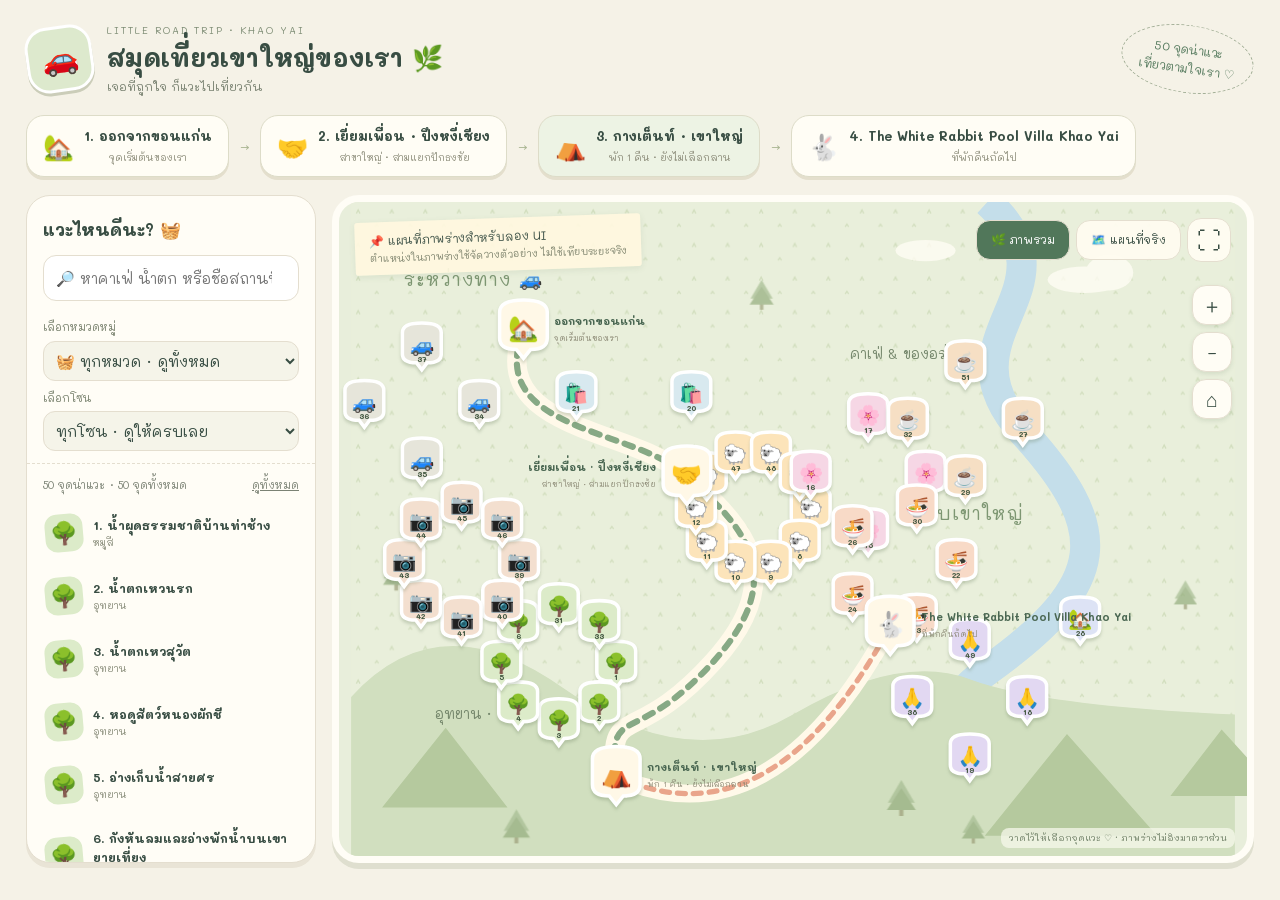
<file: index.html>
<!doctype html>
<html lang="th"><head><meta charset="utf-8"><meta name="viewport" content="width=device-width,initial-scale=1,viewport-fit=cover"><title>สมุดเที่ยวเขาใหญ่ของเรา 🌿</title>
<meta name="theme-color" content="#51775a">
<link rel="manifest" href="manifest.webmanifest">
<meta name="apple-mobile-web-app-capable" content="yes">
<meta name="mobile-web-app-capable" content="yes">
<meta name="apple-mobile-web-app-title" content="เที่ยวเขาใหญ่">
<meta name="apple-mobile-web-app-status-bar-style" content="default">
<link rel="icon" href="assets/icons/favicon.ico" sizes="16x16 32x32 48x48">
<link rel="icon" href="assets/icons/favicon.svg" type="image/svg+xml" sizes="any">
<link rel="apple-touch-icon" href="assets/icons/apple-touch-icon.png" sizes="180x180">
<link rel="preconnect" href="https://fonts.googleapis.com">
<link rel="preconnect" href="https://fonts.gstatic.com" crossorigin>
<link rel="stylesheet" href="https://fonts.googleapis.com/css2?family=Mali:wght@400;500;600;700&display=swap">
<link rel="stylesheet" href="assets/vendor/leaflet/leaflet.css">
<link rel="stylesheet" href="styles.css"></head><body>
<header><div class="brand"><div class="logo" aria-hidden="true">🚗</div><div><div class="kicker">LITTLE ROAD TRIP · KHAO YAI</div><h1>สมุดเที่ยวเขาใหญ่ของเรา 🌿</h1><p>เจอที่ถูกใจ ก็แวะไปเที่ยวกัน</p></div></div><div class="stamp">50 จุดน่าแวะ<br>เที่ยวตามใจเรา ♡</div></header>
<nav class="trip" id="trip" aria-label="จุดหมายหลัก"></nav>
<main class="workspace"><aside class="sidebar"><div class="sidebarhead"><h2>แวะไหนดีนะ? 🧺</h2><input id="search" class="search" type="search" placeholder="🔎 หาคาเฟ่ น้ำตก หรือชื่อสถานที่" aria-label="ค้นหาสถานที่"><div class="filtergrid"><div class="filterfield"><label class="filterlabel" for="category">เลือกหมวดหมู่</label><select id="category" aria-label="กรองหมวดหมู่"><option value="">🧺 ทุกหมวด · ดูทั้งหมด</option></select></div><div class="filterfield"><label class="filterlabel" for="zone">เลือกโซน</label><select id="zone" aria-label="กรองโซน"><option value="">ทุกโซน · ดูให้ครบเลย</option></select></div></div></div><div class="result"><span id="count" aria-live="polite"></span><button id="reset">ดูทั้งหมด</button></div><div class="list" id="list"></div></aside>
<section class="mapboard" id="board" aria-label="แผนที่เที่ยว"><div class="maptoolbar"><div class="tape" id="mapnotice">📌 แผนที่ภาพร่างสำหรับลอง UI<small>ตำแหน่งและเส้นทางในภาพนี้ใช้จัดวางตัวอย่าง ไม่ใช้เทียบระยะจริง</small></div><div class="mapactions"><div class="views"><button id="sketchTab" aria-pressed="true">🌿 ภาพรวม</button><button id="realTab" aria-pressed="false">🗺️ แผนที่จริง</button></div><button id="fullscreen" class="fullscreen-button" type="button" aria-pressed="false" aria-controls="board" aria-label="เปิดแผนที่เต็มจอ" title="เปิดแผนที่เต็มจอ">⛶</button></div></div><svg id="art" class="mapart" viewBox="0 0 1000 740" aria-label="ภาพร่างแสดงจุดหมายและสถานที่ 50 แห่ง"><defs><pattern id="grass" width="38" height="38" patternUnits="userSpaceOnUse"><path d="m6 13 2-4 2 4m17 15 2-3 2 3" fill="none" stroke="#bccda2" stroke-width="1.5" opacity=".5"/></pattern><symbol id="tree" viewBox="0 0 30 40"><path d="M15 37V20" stroke="#9b9d77" stroke-width="4"/><path d="m15 2 13 22H2Z" fill="#a5bc91"/><path d="m15 10 14 21H1Z" fill="#93ac7c"/></symbol></defs><rect width="1000" height="740" fill="#e9efdb"/><rect width="1000" height="740" fill="url(#grass)"/><path d="M720 0C830 100 660 150 760 260S860 430 720 530 850 680 1000 640" stroke="#c4deea" stroke-width="34" fill="none"/><path d="M0 560Q100 450 240 550T500 580 700 540 1000 580V740H0Z" fill="#d1dfbf"/><path d="m35 685 72-90 70 90m540 32 93-115 102 115m15-45 58-75 68 75" fill="#b5c99e"/><g opacity=".7"><use href="#tree" x="35" y="400" width="32" height="43"/><use href="#tree" x="80" y="425" width="25" height="40"/><use href="#tree" x="170" y="685" width="34" height="44"/><use href="#tree" x="605" y="650" width="35" height="50"/><use href="#tree" x="690" y="690" width="28" height="40"/><use href="#tree" x="930" y="425" width="28" height="40"/><use href="#tree" x="450" y="85" width="29" height="41"/></g><g fill="#fffdf4" opacity=".8"><ellipse cx="830" cy="88" rx="42" ry="15"/><ellipse cx="858" cy="80" rx="27" ry="20"/><ellipse cx="650" cy="55" rx="34" ry="12"/></g><path d="M195 145C150 260 320 255 380 310S500 420 410 520 290 565 300 650" fill="none" stroke="#fff9e9" stroke-width="22" stroke-linecap="round"/><path d="M195 145C150 260 320 255 380 310S500 420 410 520 290 565 300 650" fill="none" stroke="#87a985" stroke-width="7" stroke-dasharray="10 10" stroke-linecap="round"/><path d="M300 650Q475 730 610 480" fill="none" stroke="#fff9e9" stroke-width="20"/><path d="M300 650Q475 730 610 480" fill="none" stroke="#e9a58b" stroke-width="6" stroke-dasharray="9 9" stroke-linecap="round"/><text x="60" y="95" class="biglabel">ระหว่างทาง 🚙</text><text x="635" y="360" class="biglabel">รอบเขาใหญ่</text><text x="95" y="585" class="maplabel">อุทยาน · ธรรมชาติ 🌲</text><text x="565" y="178" class="maplabel">คาเฟ่ &amp; ของอร่อย ☕</text><g id="pins"></g><g id="mainpins"></g></svg>
<div class="controls"><button id="zoomIn" aria-label="ซูมเข้า">＋</button><button id="zoomOut" aria-label="ซูมออก">−</button><button id="fit" aria-label="ดูภาพรวม">⌂</button></div><div id="realmap" class="realmap" hidden></div><section id="selected" class="selected" hidden aria-live="polite"></section><div class="mapfoot">วาดไว้ให้เลือกจุดแวะ ♡ · ภาพร่างไม่อิงมาตราส่วน</div></section></main>
<dialog id="dialog" aria-labelledby="detailTitle"><div class="dialoghead"><span>รายละเอียดจุดนี้ 📍</span><button id="close" aria-label="ปิดรายละเอียด">ปิด ✕</button></div><div class="detail" id="detail"></div></dialog>
<script src="assets/vendor/leaflet/leaflet.js" defer></script>
<script src="places-data.js" defer></script>
<script src="app.js" defer></script></body></html>
</file>
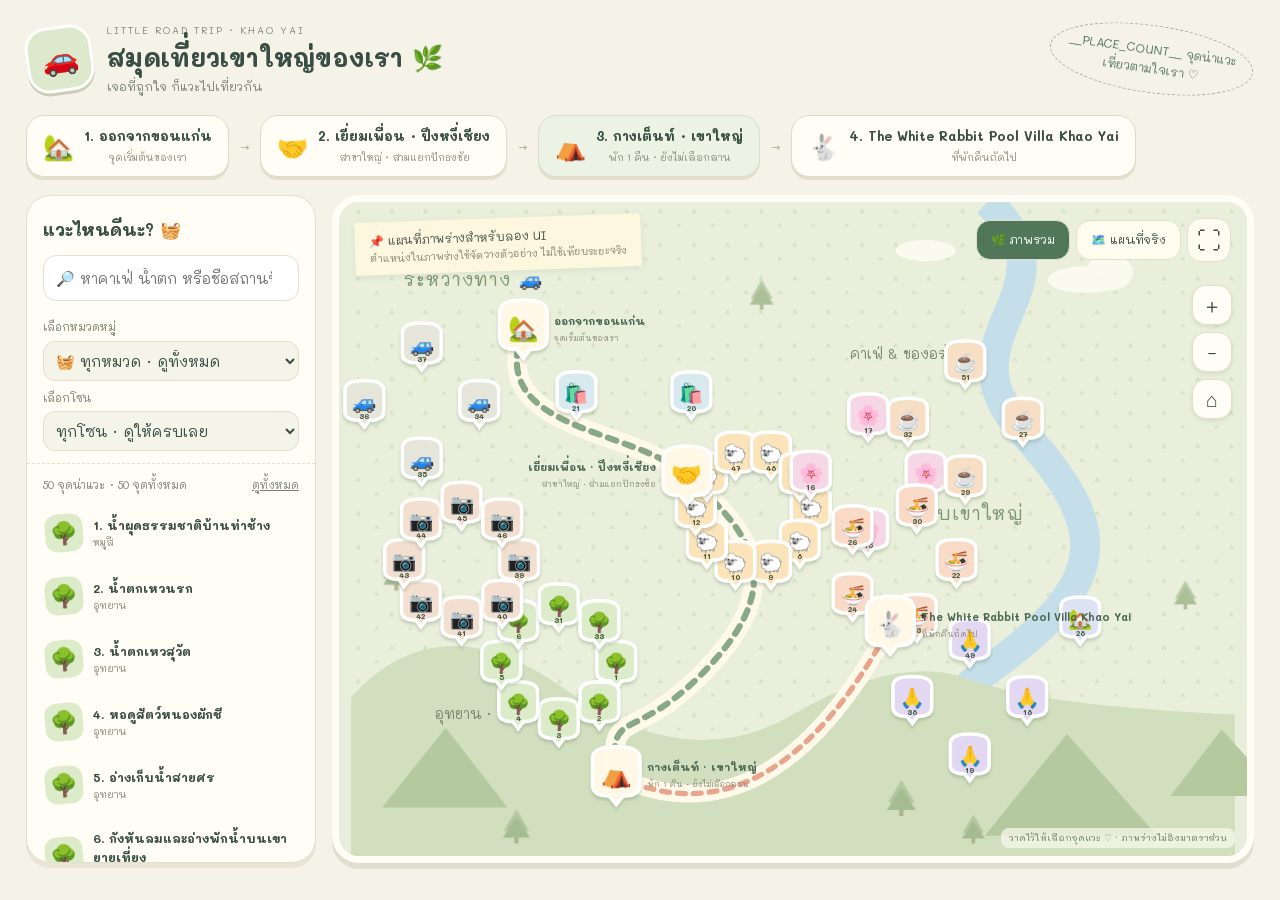
<file: page-template.html>
<!doctype html>
<html lang="th"><head><meta charset="utf-8"><meta name="viewport" content="width=device-width,initial-scale=1,viewport-fit=cover"><title>สมุดเที่ยวเขาใหญ่ของเรา 🌿</title>
<meta name="theme-color" content="#51775a">
<link rel="manifest" href="manifest.webmanifest">
<meta name="apple-mobile-web-app-capable" content="yes">
<meta name="mobile-web-app-capable" content="yes">
<meta name="apple-mobile-web-app-title" content="เที่ยวเขาใหญ่">
<meta name="apple-mobile-web-app-status-bar-style" content="default">
<link rel="icon" href="assets/icons/favicon.ico" sizes="16x16 32x32 48x48">
<link rel="icon" href="assets/icons/favicon.svg" type="image/svg+xml" sizes="any">
<link rel="apple-touch-icon" href="assets/icons/apple-touch-icon.png" sizes="180x180">
<link rel="preconnect" href="https://fonts.googleapis.com">
<link rel="preconnect" href="https://fonts.gstatic.com" crossorigin>
<link rel="stylesheet" href="https://fonts.googleapis.com/css2?family=Mali:wght@400;500;600;700&display=swap">
<link rel="stylesheet" href="assets/vendor/leaflet/leaflet.css">
<link rel="stylesheet" href="styles.css"></head><body>
<header><div class="brand"><div class="logo" aria-hidden="true">🚗</div><div><div class="kicker">LITTLE ROAD TRIP · KHAO YAI</div><h1>สมุดเที่ยวเขาใหญ่ของเรา 🌿</h1><p>เจอที่ถูกใจ ก็แวะไปเที่ยวกัน</p></div></div><div class="stamp">__PLACE_COUNT__ จุดน่าแวะ<br>เที่ยวตามใจเรา ♡</div></header>
<nav class="trip" id="trip" aria-label="จุดหมายหลัก"></nav>
<main class="workspace"><aside class="sidebar"><div class="sidebarhead"><h2>แวะไหนดีนะ? 🧺</h2><input id="search" class="search" type="search" placeholder="🔎 หาคาเฟ่ น้ำตก หรือชื่อสถานที่" aria-label="ค้นหาสถานที่"><div class="filtergrid"><div class="filterfield"><label class="filterlabel" for="category">เลือกหมวดหมู่</label><select id="category" aria-label="กรองหมวดหมู่"><option value="">🧺 ทุกหมวด · ดูทั้งหมด</option></select></div><div class="filterfield"><label class="filterlabel" for="zone">เลือกโซน</label><select id="zone" aria-label="กรองโซน"><option value="">ทุกโซน · ดูให้ครบเลย</option></select></div></div></div><div class="result"><span id="count" aria-live="polite"></span><button id="reset">ดูทั้งหมด</button></div><div class="list" id="list"></div></aside>
<section class="mapboard" id="board" aria-label="แผนที่เที่ยว"><div class="maptoolbar"><div class="tape" id="mapnotice">📌 แผนที่ภาพร่างสำหรับลอง UI<small>ตำแหน่งและเส้นทางในภาพนี้ใช้จัดวางตัวอย่าง ไม่ใช้เทียบระยะจริง</small></div><div class="mapactions"><div class="views"><button id="sketchTab" aria-pressed="true">🌿 ภาพรวม</button><button id="realTab" aria-pressed="false">🗺️ แผนที่จริง</button></div><button id="fullscreen" class="fullscreen-button" type="button" aria-pressed="false" aria-controls="board" aria-label="เปิดแผนที่เต็มจอ" title="เปิดแผนที่เต็มจอ">⛶</button></div></div><svg id="art" class="mapart" viewBox="0 0 1000 740" aria-label="ภาพร่างแสดงจุดหมายและสถานที่ __PLACE_COUNT__ แห่ง"><defs><pattern id="grass" width="38" height="38" patternUnits="userSpaceOnUse"><path d="m6 13 2-4 2 4m17 15 2-3 2 3" fill="none" stroke="#bccda2" stroke-width="1.5" opacity=".5"/></pattern><symbol id="tree" viewBox="0 0 30 40"><path d="M15 37V20" stroke="#9b9d77" stroke-width="4"/><path d="m15 2 13 22H2Z" fill="#a5bc91"/><path d="m15 10 14 21H1Z" fill="#93ac7c"/></symbol></defs><rect width="1000" height="740" fill="#e9efdb"/><rect width="1000" height="740" fill="url(#grass)"/><path d="M720 0C830 100 660 150 760 260S860 430 720 530 850 680 1000 640" stroke="#c4deea" stroke-width="34" fill="none"/><path d="M0 560Q100 450 240 550T500 580 700 540 1000 580V740H0Z" fill="#d1dfbf"/><path d="m35 685 72-90 70 90m540 32 93-115 102 115m15-45 58-75 68 75" fill="#b5c99e"/><g opacity=".7"><use href="#tree" x="35" y="400" width="32" height="43"/><use href="#tree" x="80" y="425" width="25" height="40"/><use href="#tree" x="170" y="685" width="34" height="44"/><use href="#tree" x="605" y="650" width="35" height="50"/><use href="#tree" x="690" y="690" width="28" height="40"/><use href="#tree" x="930" y="425" width="28" height="40"/><use href="#tree" x="450" y="85" width="29" height="41"/></g><g fill="#fffdf4" opacity=".8"><ellipse cx="830" cy="88" rx="42" ry="15"/><ellipse cx="858" cy="80" rx="27" ry="20"/><ellipse cx="650" cy="55" rx="34" ry="12"/></g><path d="M195 145C150 260 320 255 380 310S500 420 410 520 290 565 300 650" fill="none" stroke="#fff9e9" stroke-width="22" stroke-linecap="round"/><path d="M195 145C150 260 320 255 380 310S500 420 410 520 290 565 300 650" fill="none" stroke="#87a985" stroke-width="7" stroke-dasharray="10 10" stroke-linecap="round"/><path d="M300 650Q475 730 610 480" fill="none" stroke="#fff9e9" stroke-width="20"/><path d="M300 650Q475 730 610 480" fill="none" stroke="#e9a58b" stroke-width="6" stroke-dasharray="9 9" stroke-linecap="round"/><text x="60" y="95" class="biglabel">ระหว่างทาง 🚙</text><text x="635" y="360" class="biglabel">รอบเขาใหญ่</text><text x="95" y="585" class="maplabel">อุทยาน · ธรรมชาติ 🌲</text><text x="565" y="178" class="maplabel">คาเฟ่ &amp; ของอร่อย ☕</text><g id="pins"></g><g id="mainpins"></g></svg>
<div class="controls"><button id="zoomIn" aria-label="ซูมเข้า">＋</button><button id="zoomOut" aria-label="ซูมออก">−</button><button id="fit" aria-label="ดูภาพรวม">⌂</button></div><div id="realmap" class="realmap" hidden></div><section id="selected" class="selected" hidden aria-live="polite"></section><div class="mapfoot">วาดไว้ให้เลือกจุดแวะ ♡ · ภาพร่างไม่อิงมาตราส่วน</div></section></main>
<dialog id="dialog" aria-labelledby="detailTitle"><div class="dialoghead"><span>รายละเอียดจุดนี้ 📍</span><button id="close" aria-label="ปิดรายละเอียด">ปิด ✕</button></div><div class="detail" id="detail"></div></dialog>
<script src="assets/vendor/leaflet/leaflet.js" defer></script>
<script src="places-data.js" defer></script>
<script src="app.js" defer></script></body></html>
</file>
<file: assets/vendor/leaflet/leaflet.css>
/* required styles */

.leaflet-pane,
.leaflet-tile,
.leaflet-marker-icon,
.leaflet-marker-shadow,
.leaflet-tile-container,
.leaflet-pane > svg,
.leaflet-pane > canvas,
.leaflet-zoom-box,
.leaflet-image-layer,
.leaflet-layer {
	position: absolute;
	left: 0;
	top: 0;
	}
.leaflet-container {
	overflow: hidden;
	}
.leaflet-tile,
.leaflet-marker-icon,
.leaflet-marker-shadow {
	-webkit-user-select: none;
	   -moz-user-select: none;
	        user-select: none;
	  -webkit-user-drag: none;
	}
/* Prevents IE11 from highlighting tiles in blue */
.leaflet-tile::selection {
	background: transparent;
}
/* Safari renders non-retina tile on retina better with this, but Chrome is worse */
.leaflet-safari .leaflet-tile {
	image-rendering: -webkit-optimize-contrast;
	}
/* hack that prevents hw layers "stretching" when loading new tiles */
.leaflet-safari .leaflet-tile-container {
	width: 1600px;
	height: 1600px;
	-webkit-transform-origin: 0 0;
	}
.leaflet-marker-icon,
.leaflet-marker-shadow {
	display: block;
	}
/* .leaflet-container svg: reset svg max-width decleration shipped in Joomla! (joomla.org) 3.x */
/* .leaflet-container img: map is broken in FF if you have max-width: 100% on tiles */
.leaflet-container .leaflet-overlay-pane svg {
	max-width: none !important;
	max-height: none !important;
	}
.leaflet-container .leaflet-marker-pane img,
.leaflet-container .leaflet-shadow-pane img,
.leaflet-container .leaflet-tile-pane img,
.leaflet-container img.leaflet-image-layer,
.leaflet-container .leaflet-tile {
	max-width: none !important;
	max-height: none !important;
	width: auto;
	padding: 0;
	}

.leaflet-container img.leaflet-tile {
	/* See: https://bugs.chromium.org/p/chromium/issues/detail?id=600120 */
	mix-blend-mode: plus-lighter;
}

.leaflet-container.leaflet-touch-zoom {
	-ms-touch-action: pan-x pan-y;
	touch-action: pan-x pan-y;
	}
.leaflet-container.leaflet-touch-drag {
	-ms-touch-action: pinch-zoom;
	/* Fallback for FF which doesn't support pinch-zoom */
	touch-action: none;
	touch-action: pinch-zoom;
}
.leaflet-container.leaflet-touch-drag.leaflet-touch-zoom {
	-ms-touch-action: none;
	touch-action: none;
}
.leaflet-container {
	-webkit-tap-highlight-color: transparent;
}
.leaflet-container a {
	-webkit-tap-highlight-color: rgba(51, 181, 229, 0.4);
}
.leaflet-tile {
	filter: inherit;
	visibility: hidden;
	}
.leaflet-tile-loaded {
	visibility: inherit;
	}
.leaflet-zoom-box {
	width: 0;
	height: 0;
	-moz-box-sizing: border-box;
	     box-sizing: border-box;
	z-index: 800;
	}
/* workaround for https://bugzilla.mozilla.org/show_bug.cgi?id=888319 */
.leaflet-overlay-pane svg {
	-moz-user-select: none;
	}

.leaflet-pane         { z-index: 400; }

.leaflet-tile-pane    { z-index: 200; }
.leaflet-overlay-pane { z-index: 400; }
.leaflet-shadow-pane  { z-index: 500; }
.leaflet-marker-pane  { z-index: 600; }
.leaflet-tooltip-pane   { z-index: 650; }
.leaflet-popup-pane   { z-index: 700; }

.leaflet-map-pane canvas { z-index: 100; }
.leaflet-map-pane svg    { z-index: 200; }

.leaflet-vml-shape {
	width: 1px;
	height: 1px;
	}
.lvml {
	behavior: url(#default#VML);
	display: inline-block;
	position: absolute;
	}


/* control positioning */

.leaflet-control {
	position: relative;
	z-index: 800;
	pointer-events: visiblePainted; /* IE 9-10 doesn't have auto */
	pointer-events: auto;
	}
.leaflet-top,
.leaflet-bottom {
	position: absolute;
	z-index: 1000;
	pointer-events: none;
	}
.leaflet-top {
	top: 0;
	}
.leaflet-right {
	right: 0;
	}
.leaflet-bottom {
	bottom: 0;
	}
.leaflet-left {
	left: 0;
	}
.leaflet-control {
	float: left;
	clear: both;
	}
.leaflet-right .leaflet-control {
	float: right;
	}
.leaflet-top .leaflet-control {
	margin-top: 10px;
	}
.leaflet-bottom .leaflet-control {
	margin-bottom: 10px;
	}
.leaflet-left .leaflet-control {
	margin-left: 10px;
	}
.leaflet-right .leaflet-control {
	margin-right: 10px;
	}


/* zoom and fade animations */

.leaflet-fade-anim .leaflet-popup {
	opacity: 0;
	-webkit-transition: opacity 0.2s linear;
	   -moz-transition: opacity 0.2s linear;
	        transition: opacity 0.2s linear;
	}
.leaflet-fade-anim .leaflet-map-pane .leaflet-popup {
	opacity: 1;
	}
.leaflet-zoom-animated {
	-webkit-transform-origin: 0 0;
	    -ms-transform-origin: 0 0;
	        transform-origin: 0 0;
	}
svg.leaflet-zoom-animated {
	will-change: transform;
}

.leaflet-zoom-anim .leaflet-zoom-animated {
	-webkit-transition: -webkit-transform 0.25s cubic-bezier(0,0,0.25,1);
	   -moz-transition:    -moz-transform 0.25s cubic-bezier(0,0,0.25,1);
	        transition:         transform 0.25s cubic-bezier(0,0,0.25,1);
	}
.leaflet-zoom-anim .leaflet-tile,
.leaflet-pan-anim .leaflet-tile {
	-webkit-transition: none;
	   -moz-transition: none;
	        transition: none;
	}

.leaflet-zoom-anim .leaflet-zoom-hide {
	visibility: hidden;
	}


/* cursors */

.leaflet-interactive {
	cursor: pointer;
	}
.leaflet-grab {
	cursor: -webkit-grab;
	cursor:    -moz-grab;
	cursor:         grab;
	}
.leaflet-crosshair,
.leaflet-crosshair .leaflet-interactive {
	cursor: crosshair;
	}
.leaflet-popup-pane,
.leaflet-control {
	cursor: auto;
	}
.leaflet-dragging .leaflet-grab,
.leaflet-dragging .leaflet-grab .leaflet-interactive,
.leaflet-dragging .leaflet-marker-draggable {
	cursor: move;
	cursor: -webkit-grabbing;
	cursor:    -moz-grabbing;
	cursor:         grabbing;
	}

/* marker & overlays interactivity */
.leaflet-marker-icon,
.leaflet-marker-shadow,
.leaflet-image-layer,
.leaflet-pane > svg path,
.leaflet-tile-container {
	pointer-events: none;
	}

.leaflet-marker-icon.leaflet-interactive,
.leaflet-image-layer.leaflet-interactive,
.leaflet-pane > svg path.leaflet-interactive,
svg.leaflet-image-layer.leaflet-interactive path {
	pointer-events: visiblePainted; /* IE 9-10 doesn't have auto */
	pointer-events: auto;
	}

/* visual tweaks */

.leaflet-container {
	background: #ddd;
	outline-offset: 1px;
	}
.leaflet-container a {
	color: #0078A8;
	}
.leaflet-zoom-box {
	border: 2px dotted #38f;
	background: rgba(255,255,255,0.5);
	}


/* general typography */
.leaflet-container {
	font-family: "Helvetica Neue", Arial, Helvetica, sans-serif;
	font-size: 12px;
	font-size: 0.75rem;
	line-height: 1.5;
	}


/* general toolbar styles */

.leaflet-bar {
	box-shadow: 0 1px 5px rgba(0,0,0,0.65);
	border-radius: 4px;
	}
.leaflet-bar a {
	background-color: #fff;
	border-bottom: 1px solid #ccc;
	width: 26px;
	height: 26px;
	line-height: 26px;
	display: block;
	text-align: center;
	text-decoration: none;
	color: black;
	}
.leaflet-bar a,
.leaflet-control-layers-toggle {
	background-position: 50% 50%;
	background-repeat: no-repeat;
	display: block;
	}
.leaflet-bar a:hover,
.leaflet-bar a:focus {
	background-color: #f4f4f4;
	}
.leaflet-bar a:first-child {
	border-top-left-radius: 4px;
	border-top-right-radius: 4px;
	}
.leaflet-bar a:last-child {
	border-bottom-left-radius: 4px;
	border-bottom-right-radius: 4px;
	border-bottom: none;
	}
.leaflet-bar a.leaflet-disabled {
	cursor: default;
	background-color: #f4f4f4;
	color: #bbb;
	}

.leaflet-touch .leaflet-bar a {
	width: 30px;
	height: 30px;
	line-height: 30px;
	}
.leaflet-touch .leaflet-bar a:first-child {
	border-top-left-radius: 2px;
	border-top-right-radius: 2px;
	}
.leaflet-touch .leaflet-bar a:last-child {
	border-bottom-left-radius: 2px;
	border-bottom-right-radius: 2px;
	}

/* zoom control */

.leaflet-control-zoom-in,
.leaflet-control-zoom-out {
	font: bold 18px 'Lucida Console', Monaco, monospace;
	text-indent: 1px;
	}

.leaflet-touch .leaflet-control-zoom-in, .leaflet-touch .leaflet-control-zoom-out  {
	font-size: 22px;
	}


/* layers control */

.leaflet-control-layers {
	box-shadow: 0 1px 5px rgba(0,0,0,0.4);
	background: #fff;
	border-radius: 5px;
	}
.leaflet-control-layers-toggle {
	background-image: url(images/layers.png);
	width: 36px;
	height: 36px;
	}
.leaflet-retina .leaflet-control-layers-toggle {
	background-image: url(images/layers-2x.png);
	background-size: 26px 26px;
	}
.leaflet-touch .leaflet-control-layers-toggle {
	width: 44px;
	height: 44px;
	}
.leaflet-control-layers .leaflet-control-layers-list,
.leaflet-control-layers-expanded .leaflet-control-layers-toggle {
	display: none;
	}
.leaflet-control-layers-expanded .leaflet-control-layers-list {
	display: block;
	position: relative;
	}
.leaflet-control-layers-expanded {
	padding: 6px 10px 6px 6px;
	color: #333;
	background: #fff;
	}
.leaflet-control-layers-scrollbar {
	overflow-y: scroll;
	overflow-x: hidden;
	padding-right: 5px;
	}
.leaflet-control-layers-selector {
	margin-top: 2px;
	position: relative;
	top: 1px;
	}
.leaflet-control-layers label {
	display: block;
	font-size: 13px;
	font-size: 1.08333em;
	}
.leaflet-control-layers-separator {
	height: 0;
	border-top: 1px solid #ddd;
	margin: 5px -10px 5px -6px;
	}

/* Default icon URLs */
.leaflet-default-icon-path { /* used only in path-guessing heuristic, see L.Icon.Default */
	background-image: url(images/marker-icon.png);
	}


/* attribution and scale controls */

.leaflet-container .leaflet-control-attribution {
	background: #fff;
	background: rgba(255, 255, 255, 0.8);
	margin: 0;
	}
.leaflet-control-attribution,
.leaflet-control-scale-line {
	padding: 0 5px;
	color: #333;
	line-height: 1.4;
	}
.leaflet-control-attribution a {
	text-decoration: none;
	}
.leaflet-control-attribution a:hover,
.leaflet-control-attribution a:focus {
	text-decoration: underline;
	}
.leaflet-attribution-flag {
	display: inline !important;
	vertical-align: baseline !important;
	width: 1em;
	height: 0.6669em;
	}
.leaflet-left .leaflet-control-scale {
	margin-left: 5px;
	}
.leaflet-bottom .leaflet-control-scale {
	margin-bottom: 5px;
	}
.leaflet-control-scale-line {
	border: 2px solid #777;
	border-top: none;
	line-height: 1.1;
	padding: 2px 5px 1px;
	white-space: nowrap;
	-moz-box-sizing: border-box;
	     box-sizing: border-box;
	background: rgba(255, 255, 255, 0.8);
	text-shadow: 1px 1px #fff;
	}
.leaflet-control-scale-line:not(:first-child) {
	border-top: 2px solid #777;
	border-bottom: none;
	margin-top: -2px;
	}
.leaflet-control-scale-line:not(:first-child):not(:last-child) {
	border-bottom: 2px solid #777;
	}

.leaflet-touch .leaflet-control-attribution,
.leaflet-touch .leaflet-control-layers,
.leaflet-touch .leaflet-bar {
	box-shadow: none;
	}
.leaflet-touch .leaflet-control-layers,
.leaflet-touch .leaflet-bar {
	border: 2px solid rgba(0,0,0,0.2);
	background-clip: padding-box;
	}


/* popup */

.leaflet-popup {
	position: absolute;
	text-align: center;
	margin-bottom: 20px;
	}
.leaflet-popup-content-wrapper {
	padding: 1px;
	text-align: left;
	border-radius: 12px;
	}
.leaflet-popup-content {
	margin: 13px 24px 13px 20px;
	line-height: 1.3;
	font-size: 13px;
	font-size: 1.08333em;
	min-height: 1px;
	}
.leaflet-popup-content p {
	margin: 17px 0;
	margin: 1.3em 0;
	}
.leaflet-popup-tip-container {
	width: 40px;
	height: 20px;
	position: absolute;
	left: 50%;
	margin-top: -1px;
	margin-left: -20px;
	overflow: hidden;
	pointer-events: none;
	}
.leaflet-popup-tip {
	width: 17px;
	height: 17px;
	padding: 1px;

	margin: -10px auto 0;
	pointer-events: auto;

	-webkit-transform: rotate(45deg);
	   -moz-transform: rotate(45deg);
	    -ms-transform: rotate(45deg);
	        transform: rotate(45deg);
	}
.leaflet-popup-content-wrapper,
.leaflet-popup-tip {
	background: white;
	color: #333;
	box-shadow: 0 3px 14px rgba(0,0,0,0.4);
	}
.leaflet-container a.leaflet-popup-close-button {
	position: absolute;
	top: 0;
	right: 0;
	border: none;
	text-align: center;
	width: 24px;
	height: 24px;
	font: 16px/24px Tahoma, Verdana, sans-serif;
	color: #757575;
	text-decoration: none;
	background: transparent;
	}
.leaflet-container a.leaflet-popup-close-button:hover,
.leaflet-container a.leaflet-popup-close-button:focus {
	color: #585858;
	}
.leaflet-popup-scrolled {
	overflow: auto;
	}

.leaflet-oldie .leaflet-popup-content-wrapper {
	-ms-zoom: 1;
	}
.leaflet-oldie .leaflet-popup-tip {
	width: 24px;
	margin: 0 auto;

	-ms-filter: "progid:DXImageTransform.Microsoft.Matrix(M11=0.70710678, M12=0.70710678, M21=-0.70710678, M22=0.70710678)";
	filter: progid:DXImageTransform.Microsoft.Matrix(M11=0.70710678, M12=0.70710678, M21=-0.70710678, M22=0.70710678);
	}

.leaflet-oldie .leaflet-control-zoom,
.leaflet-oldie .leaflet-control-layers,
.leaflet-oldie .leaflet-popup-content-wrapper,
.leaflet-oldie .leaflet-popup-tip {
	border: 1px solid #999;
	}


/* div icon */

.leaflet-div-icon {
	background: #fff;
	border: 1px solid #666;
	}


/* Tooltip */
/* Base styles for the element that has a tooltip */
.leaflet-tooltip {
	position: absolute;
	padding: 6px;
	background-color: #fff;
	border: 1px solid #fff;
	border-radius: 3px;
	color: #222;
	white-space: nowrap;
	-webkit-user-select: none;
	-moz-user-select: none;
	-ms-user-select: none;
	user-select: none;
	pointer-events: none;
	box-shadow: 0 1px 3px rgba(0,0,0,0.4);
	}
.leaflet-tooltip.leaflet-interactive {
	cursor: pointer;
	pointer-events: auto;
	}
.leaflet-tooltip-top:before,
.leaflet-tooltip-bottom:before,
.leaflet-tooltip-left:before,
.leaflet-tooltip-right:before {
	position: absolute;
	pointer-events: none;
	border: 6px solid transparent;
	background: transparent;
	content: "";
	}

/* Directions */

.leaflet-tooltip-bottom {
	margin-top: 6px;
}
.leaflet-tooltip-top {
	margin-top: -6px;
}
.leaflet-tooltip-bottom:before,
.leaflet-tooltip-top:before {
	left: 50%;
	margin-left: -6px;
	}
.leaflet-tooltip-top:before {
	bottom: 0;
	margin-bottom: -12px;
	border-top-color: #fff;
	}
.leaflet-tooltip-bottom:before {
	top: 0;
	margin-top: -12px;
	margin-left: -6px;
	border-bottom-color: #fff;
	}
.leaflet-tooltip-left {
	margin-left: -6px;
}
.leaflet-tooltip-right {
	margin-left: 6px;
}
.leaflet-tooltip-left:before,
.leaflet-tooltip-right:before {
	top: 50%;
	margin-top: -6px;
	}
.leaflet-tooltip-left:before {
	right: 0;
	margin-right: -12px;
	border-left-color: #fff;
	}
.leaflet-tooltip-right:before {
	left: 0;
	margin-left: -12px;
	border-right-color: #fff;
	}

/* Printing */

@media print {
	/* Prevent printers from removing background-images of controls. */
	.leaflet-control {
		-webkit-print-color-adjust: exact;
		print-color-adjust: exact;
		}
	}
</file>
<file: styles.css>
:root{--ink:#384d43;--sage:#51775a;--cream:#fffaf0;--line:#e4decf;--peach:#efaa8e}
*{box-sizing:border-box}
body{margin:0;color:var(--ink);font:15px/1.6 "Mali",Tahoma,"Leelawadee UI",sans-serif;background:#f5f2e7;background-image:radial-gradient(#dfdac8 .6px,transparent .6px);background-size:10px 10px}
button,input,select{font:inherit;color:inherit}
button,a{touch-action:manipulation}
button{cursor:pointer}
a{color:var(--sage)}
button:focus-visible,a:focus-visible,input:focus-visible,select:focus-visible,[role=button]:focus-visible{outline:3px solid #c98261;outline-offset:3px}
button{border:1px solid var(--line);background:var(--cream);border-radius:14px;padding:9px 14px}
button:hover{background:#edf0df}
button:active{transform:scale(.96)}
header{max-width:1600px;margin:auto;padding:22px 26px 13px;display:flex;align-items:center;justify-content:space-between;gap:12px}
.brand{display:flex;align-items:center;gap:14px}
.logo{font-size:30px;background:#dde9cd;border:3px solid white;border-radius:22px;transform:rotate(-8deg);padding:6px 12px;box-shadow:0 3px 0 #cbcdb9}
.kicker{font-size:10px;letter-spacing:2px;color:#7e8d75}
h1{font-size:25px;margin:0;line-height:1.55}
header p{margin:0;color:#788170;font-size:12px}
.stamp{border:1px dashed #a4b098;border-radius:50%;padding:14px 17px;text-align:center;color:var(--sage);font-size:12px;transform:rotate(8deg)}
.trip{display:flex;gap:10px;align-items:center;max-width:1600px;margin:0 auto;padding:6px 26px 18px;overflow:auto}
.stop{white-space:nowrap;display:flex;align-items:center;gap:10px;border:1px solid #dddcc8;background:#fffdf5;border-radius:18px;padding:10px 16px;box-shadow:0 3px 0 #e4dfcd;font-size:12px}
.stop strong{display:block;font-size:13px}
.stop .icon{font-size:25px}
.stop small{color:#888875}
.arrow{color:#a8b491}
.trip .stop:nth-of-type(3){background:#edf3e4}
.workspace{max-width:1600px;margin:0 auto;padding:0 26px 22px;display:grid;grid-template-columns:290px minmax(0,1fr);gap:16px;height:calc(100vh - 210px);min-height:640px}
.sidebar{background:#fffdf6;border:1px solid var(--line);border-radius:24px;display:flex;flex-direction:column;overflow:hidden;box-shadow:0 5px 0 #e9e4d6}
.sidebarhead{padding:20px 16px 12px;border-bottom:1px dashed var(--line)}
.sidebarhead h2{font-size:17px;margin:0 0 12px}
.search{width:100%;border:1px solid var(--line);border-radius:13px;padding:10px 12px;background:white;margin-bottom:9px}
select{width:100%;padding:8px;border:1px solid var(--line);border-radius:12px;background:#f5f4e9}
.result{font-size:11px;color:#7b8274;display:flex;justify-content:space-between;padding:0 16px 9px;gap:8px}
.result button{padding:0;border:0;background:none;font-size:11px;text-decoration:underline}
.list{overflow:auto;padding:0 9px 12px}
.place{width:100%;text-align:left;display:flex;align-items:center;gap:10px;border:0;border-radius:14px;padding:11px 9px;margin-bottom:3px;background:transparent}
.place[aria-pressed=true]{background:#ebf0dd}
.place .sticker{background:var(--tint);width:38px;height:38px;border-radius:12px;display:grid;place-items:center;font-size:22px;flex-shrink:0;transform:rotate(-5deg)}
.place strong{font-size:12px;display:block;line-height:1.55}
.place small{font-size:10px;color:#828673;display:block}
.mapboard{position:relative;border:7px solid #fffdf6;border-radius:27px;background:#e8eedb;overflow:hidden;box-shadow:0 6px 0 #dfdfcf}
.maptoolbar{position:absolute;top:16px;left:16px;right:16px;display:flex;justify-content:space-between;align-items:flex-start;gap:10px;z-index:3;pointer-events:none}
.maptoolbar>*{pointer-events:auto}
.mapactions{display:flex;align-items:center;gap:6px}
.fullscreen-button{flex-shrink:0;width:44px;height:44px;padding:0;font-size:24px;background:#fffdf3ed}
.fullscreen-button[aria-pressed=true]{background:#51775a;color:white}
.tape{background:#fff8dfed;padding:9px 14px;box-shadow:0 2px 6px #5c76521c;transform:rotate(-2deg);font-size:12px;max-width:340px;border-radius:3px}
.tape small{display:block;font-size:10px;color:#7b806b}



.mapart{width:100%;height:100%;display:block;touch-action:pan-y}
.controls{position:absolute;right:15px;top:83px;display:flex;flex-direction:column;gap:7px;z-index:3}
.controls button{width:40px;height:40px;padding:0;background:#fffdf5;font-size:20px;box-shadow:0 2px 4px #4e664922}
.maplabel{font-size:16px;fill:#74866b;font-family:"Mali",Tahoma,sans-serif}
.biglabel{font-size:21px;fill:#7d9672;letter-spacing:1px}
.pin{cursor:pointer;outline:none}
.pin .bubble{stroke:#fff;stroke-width:4;filter:drop-shadow(0 3px 2px #5c765244)}
.pin text{pointer-events:none}
.pin:hover .bubble,.pin:focus .bubble{stroke:#ddb66d;stroke-width:6}
.pin[aria-pressed=true] .bubble{stroke:#d78c68;stroke-width:6}
.pin .glyph{font-size:22px;text-anchor:middle;dominant-baseline:central}
.pin .num{font-size:9px;text-anchor:middle;fill:#455a43;font-weight:bold}
.major .glyph{font-size:28px}
.major .label{font-size:12px;font-weight:bold;fill:#4a6752}
.major .sub{font-size:9px;fill:#85826e}
.selected{position:absolute;bottom:30px;left:23px;width:min(380px,calc(100% - 80px));z-index:4;background:#fffdf4;border:1px solid #e4decf;border-radius:22px;padding:20px;box-shadow:0 10px 35px #4b694329;animation:pop .3s ease-out}
.selected:before{content:'';position:absolute;top:-9px;left:35%;width:90px;height:23px;background:#ecd9bd9c;transform:rotate(-4deg)}
.selected h2{font-size:18px;line-height:1.5;margin:8px 0}
.selected p{font-size:12px;color:#78816d;margin:8px 0}
.badge{font-size:10px;color:#6a8760}
.closepanel{position:absolute;top:10px;right:10px;border:0;background:transparent;padding:3px 9px}
.actions{display:flex;gap:7px;flex-wrap:wrap;margin-top:13px}
.btn{display:inline-block;border:1px solid var(--line);border-radius:12px;padding:8px 11px;background:#fdfaf0;color:#52734f;font-size:12px;text-decoration:none}
.btn.primary{background:#597e58;color:white;border-color:#597e58}
.mapfoot{position:absolute;bottom:8px;right:12px;font-size:9px;color:#6a7b61;background:#f7f9ecbd;border-radius:8px;padding:3px 8px}





dialog{padding:0;width:min(740px,calc(100% - 24px));max-height:85vh;border:1px solid var(--line);border-radius:23px;background:var(--cream);color:var(--ink)}
dialog::backdrop{background:#2e483eb3}
.dialoghead{position:sticky;top:0;background:var(--cream);padding:12px 20px;display:flex;justify-content:space-between;align-items:center;border-bottom:1px dashed var(--line)}
.detail{padding:12px 24px 25px;overflow-wrap:anywhere}
.detail h2{font-size:23px}
.detail h3{font-size:16px}
.detail p,.detail li{font-size:13px}
.detail ul{padding-left:20px}
[hidden]{display:none!important}
@keyframes pop{from{opacity:0;transform:translateY(12px) scale(.97)}
to{opacity:1;transform:none}
}
@keyframes wiggle{0%{transform:rotate(-8deg)}
50%{transform:rotate(3deg)}
100%{transform:rotate(-8deg)}
}
.logo{animation:wiggle 1s ease-in-out 1}
@media(prefers-reduced-motion:reduce){*,*:before,*:after{animation:none!important;transition:none!important;scroll-behavior:auto!important}
}
@media(max-width:850px){header{padding:16px}
.stamp{display:none}
h1{font-size:21px}
.trip{padding:4px 16px 15px}
.stop{padding:8px 12px}
.workspace{padding:0 12px 12px;grid-template-columns:220px minmax(0,1fr);gap:10px;min-height:650px}
.tape{max-width:210px}
.maptoolbar{flex-wrap:wrap}
.selected{left:12px;bottom:30px;width:calc(100% - 24px);padding:15px}

}


/* รายชื่อเลื่อนได้โดยไม่มีแถบเลื่อนซ้อน */


.list{min-height:0;flex:1;overflow-x:hidden;overflow-y:auto;scrollbar-width:none;-ms-overflow-style:none;overscroll-behavior:contain}

.list::-webkit-scrollbar{display:none}

.sidebarhead,.result{flex-shrink:0}



.filterlabel{display:block;margin:8px 0 5px;font-size:11px;color:#78816d}

.result{padding-top:12px}

/* มือถือ: แผนที่ก่อน ตัวกรองสองคอลัมน์ และรายละเอียดจากขอบล่าง */
.filterfield{min-width:0}
@media(max-width:620px){
  body{font-size:14px}
  header{padding:16px 16px 10px;padding-top:max(16px,env(safe-area-inset-top));gap:8px}
  .brand{gap:10px;min-width:0}
  .brand>div:last-child{min-width:0}
  .logo{font-size:25px;padding:5px 9px;border-radius:18px;flex-shrink:0}
  .kicker{font-size:8px;letter-spacing:1.2px}
  h1{font-size:clamp(17px,4.8vw,22px);line-height:1.45;overflow-wrap:anywhere}
  header p{font-size:11px;margin-top:3px}
  .trip{display:grid;grid-template-columns:repeat(2,minmax(0,1fr));gap:8px;padding:4px 14px 14px;overflow:visible}
  .arrow{display:none}
  .stop{min-width:0;min-height:72px;padding:9px 10px;gap:8px;border-radius:16px;white-space:normal;box-shadow:0 2px 0 #e4dfcd;text-align:left}
  .stop>span:last-child{min-width:0;flex:1}
  .stop .icon{font-size:23px;flex-shrink:0}
  .stop strong{font-size:11px;line-height:1.5;overflow-wrap:anywhere}
  .stop small{font-size:9px;display:block;line-height:1.4;margin-top:3px}
  .workspace{display:flex;flex-direction:column;height:auto;min-height:0;gap:16px;padding:0 12px 16px}
  .mapboard{order:-1;display:flex;flex-direction:column;height:430px;height:clamp(350px,57svh,500px);min-height:0;border-width:4px;border-radius:23px;box-shadow:0 4px 0 #dfdfcf;min-width:0}
  .maptoolbar{position:relative;inset:auto;flex-direction:column;flex-wrap:nowrap;align-items:stretch;padding:10px 10px 0;gap:9px;flex-shrink:0}
  .tape{transform:none;max-width:none;font-size:11px;padding:8px 10px;border-radius:10px;box-shadow:none;background:#fff9e4e8}
  .tape small{font-size:9px;line-height:1.5;margin-top:2px}
  
  
  .mapart{flex:1;min-height:0;width:100%;height:auto;padding-bottom:20px}
  .controls{top:auto;bottom:32px;right:10px;gap:6px}
  .controls button{width:44px;height:44px;border-radius:14px;font-size:22px}
  .mapfoot{bottom:7px;left:10px;right:auto;font-size:8px;max-width:calc(100% - 20px)}
  
  
  .sidebar{height:auto;min-width:0;border-radius:22px;box-shadow:0 3px 0 #e9e4d6}
  .sidebarhead{padding:16px 14px 14px}
  .sidebarhead h2{font-size:17px;margin:0 0 12px}
  .search{font-size:16px;min-height:48px;padding:11px 12px;margin:0}
  .filtergrid{display:grid;grid-template-columns:repeat(2,minmax(0,1fr));gap:10px;margin-top:10px}
  .filterlabel{font-size:11px;margin:0 0 5px}
  select{font-size:16px;min-height:46px;padding:8px;width:100%;text-overflow:ellipsis}
  .result{padding:10px 14px 8px;align-items:center;min-height:44px;font-size:11px}
  .result button{min-height:44px;padding:7px 0 7px 12px;font-size:12px}
  .list{flex:none;max-height:360px;max-height:48svh;padding:0 8px 12px}
  .place{min-height:64px;padding:10px;gap:12px;margin:0;border-bottom:1px solid #eeebdf;border-radius:12px}
  .place .sticker{width:42px;height:42px;border-radius:14px;font-size:24px}
  .place>span:last-child{min-width:0;flex:1}
  .place strong{font-size:13px;line-height:1.6;overflow-wrap:anywhere}
  .place small{font-size:11px;margin-top:2px}
  .selected{position:fixed;left:8px;right:8px;bottom:8px;width:auto;max-height:65vh;max-height:65svh;padding:22px 18px max(18px,env(safe-area-inset-bottom));overflow-y:auto;overscroll-behavior:contain;border-radius:26px 26px 20px 20px;box-shadow:0 -8px 50px #29453642;z-index:20;scrollbar-width:none}
  .selected::-webkit-scrollbar{display:none}
  .selected:before{top:8px;left:calc(50% - 20px);width:40px;height:4px;border-radius:6px;background:#d5d6c6;transform:none}
  .selected h2{font-size:20px;margin:10px 28px 10px 0;overflow-wrap:anywhere}
  .selected p{font-size:13px;line-height:1.75}
  .badge{font-size:11px;padding-right:32px}
  .closepanel{top:12px;right:10px;min-width:44px;min-height:44px;border-radius:50%;padding:8px}
  .actions{display:grid;grid-template-columns:repeat(2,minmax(0,1fr));gap:8px;margin-top:16px}
  .actions .btn{display:flex;align-items:center;justify-content:center;text-align:center;min-height:46px;font-size:13px;padding:10px 8px;border-radius:14px}
  .actions .primary{grid-column:1/-1;font-size:15px;min-height:50px}
  dialog{width:calc(100% - 16px);max-height:88vh;max-height:88svh;border-radius:22px}
  .dialoghead{padding:12px 16px;font-size:13px}
  .dialoghead button{min-height:44px;min-width:60px}
  .detail{padding:12px 18px 24px}
  .detail h2{font-size:21px}
  .detail p,.detail li{font-size:14px;line-height:1.8}
}
@media(max-width:360px){
  .stop{padding:8px;gap:6px}
  .stop .icon{font-size:20px}
  .stop strong{font-size:10px}
  .filtergrid{grid-template-columns:1fr}
}
@media(max-width:620px) and (orientation:landscape){
  .mapboard{height:400px}
  .selected{max-height:80svh}
}




/* สลับภาพร่างกับ OpenStreetMap */
.views{display:flex;gap:6px}
.views button{background:#fffcf1ef;font-size:12px}
.views button[aria-pressed=true]{background:#51775a;color:white}
.realmap{position:absolute;inset:0;background:#eaf0dd;z-index:1}
.mapboard.real .selected{left:auto;right:23px}
.mapboard.real .controls{display:none}
@media(max-width:850px){.mapboard.real .selected{right:12px}}
@media(max-width:620px){
.views{display:grid;grid-template-columns:1fr 1fr;gap:5px;background:#fffdf3db;border-radius:15px;padding:4px}
.views button{border:0;border-radius:11px;min-height:42px;font-size:12px;padding:7px 8px;background:transparent}
.realmap{top:135px}
.mapboard.real .selected{left:8px;right:8px}
}

.osm-canvas{width:100%;height:100%;background:#e7eddb;z-index:0;font-family:"Mali",Tahoma,sans-serif}
.osm-canvas .leaflet-tile-pane{filter:saturate(.8)}
.osm-pin{background:none;border:0}
.osm-sticker{height:46px;width:46px;border:3px solid #fffdf5;border-radius:16px;background:var(--pin-tint);box-shadow:0 4px 10px #38553538;position:relative;display:flex;align-items:center;justify-content:center}
.osm-sticker:after{content:'';position:absolute;bottom:-8px;left:15px;width:11px;height:11px;transform:rotate(45deg);background:var(--pin-tint);border-right:3px solid #fffdf5;border-bottom:3px solid #fffdf5}
.osm-glyph{font-size:25px;line-height:1;padding-bottom:4px}
.osm-number{position:absolute;bottom:-3px;right:-6px;background:#fffdf5;border:1px solid #e4decf;border-radius:9px;min-width:18px;height:18px;text-align:center;font:700 10px/16px "Mali",sans-serif;color:#496949;z-index:1}
.osm-sticker.is-selected{outline:3px solid #d89573;box-shadow:0 4px 16px #ad735858}
.osm-tooltip{border:1px solid #e2decd;border-radius:10px;background:#fffaf0;color:#415b44;box-shadow:0 3px 12px #4b604222;font:12px/1.6 "Mali",Tahoma,sans-serif}
.osm-tools{position:absolute;top:90px;left:16px;right:65px;z-index:2;display:flex;flex-wrap:wrap;gap:6px}
.osm-tools button{font-size:11px;background:#fffdf3ed;border-radius:12px;box-shadow:0 2px 8px #34473114}
.osm-tools .locate-button{color:#2363a0;border-color:#b5cee6}
.osm-tools .locate-button:disabled{opacity:.7;cursor:wait}
.user-location-pin{background:none;border:0}
.user-location-dot{display:block;width:24px;height:24px;background:#287bcc;border:4px solid white;border-radius:50%;box-shadow:0 0 0 2px #287bcc55,0 2px 7px #20456d55;box-sizing:border-box}
.location-status{display:block;margin-top:4px;color:#2363a0}
.osm-status{position:absolute;bottom:25px;left:12px;max-width:calc(100% - 130px);z-index:2;background:#fffaf0ed;padding:7px 10px;border:1px solid #e3decb;border-radius:12px;font-size:10px;color:#65735b;pointer-events:none}
.mapboard.real .mapfoot{display:none}
.mapboard.real .leaflet-top{top:82px}
.osm-canvas .leaflet-control-zoom{border:0;box-shadow:0 3px 12px #34473125;border-radius:13px;overflow:hidden}
.osm-canvas .leaflet-control-zoom a{width:40px;height:40px;line-height:40px;background:#fffdf2;color:#52734f;border-color:#e5e0cd}
.osm-canvas .leaflet-control-attribution{font-size:9px;background:#fffaf0df}
.map-load-error{padding:140px 22px;font-size:14px;text-align:center}
.pending-coords{background:#fff2df;border-radius:10px;padding:8px 10px}

/* รายละเอียดสำหรับนักท่องเที่ยว */
.dialoghead{z-index:2;font-weight:600}
.guide-category{font-size:11px;color:#79836c;margin-top:14px}
.detail .guide-title{line-height:1.5;margin:8px 0 16px}
.detail .guide-intro{font-size:15px;line-height:1.95;margin:0 0 20px;color:#405542}
.guide-section{margin:20px 0}
.detail .guide-section h3{margin:0 0 9px;font-size:16px}
.detail .guide-section p,.detail .guide-section li{font-size:14px;line-height:1.85;color:#52634e}
.guide-section p{margin:0}
.guide-section ul{margin:0;padding-left:20px}
.guide-section li+li{margin-top:7px}
.guide-comparison{display:grid;grid-template-columns:1fr 1fr;gap:12px}
.guide-comparison .guide-section{margin:0;border:1px solid #dde6d0;border-radius:17px;background:#eff4e5;padding:16px}
.guide-comparison .guide-cons{border-color:#eadfce;background:#fbf1e4}
.guide-cautions{border-left:3px solid #d6b572;padding:4px 0 4px 14px}
.detail .guide-notice{padding:12px 14px;background:#fff0d7;border:1px solid #eed9b0;border-radius:13px;color:#876436;font-size:13px;line-height:1.7;margin:0 0 16px}
.guide-info{display:grid;grid-template-columns:110px minmax(0,1fr);gap:10px;margin:20px 0;padding:15px 0;border-top:1px dashed var(--line);border-bottom:1px dashed var(--line);font-size:12px;line-height:1.8}
.guide-info dt{color:#7d866f}
.guide-info dd{margin:0;color:#4e614c}
.guide-references{margin-top:24px;padding-top:16px;border-top:1px dashed var(--line)}
.guide-references summary{cursor:pointer;font-size:12px;color:#788368;padding:8px 0;min-height:38px}
.guide-references p,.guide-references li{font-size:11px!important;line-height:1.85}
.guide-references a{overflow-wrap:anywhere}
@media(max-width:620px){
  .guide-comparison{grid-template-columns:1fr;gap:10px}
  .guide-comparison .guide-section{padding:14px 15px}
  .detail .guide-intro{font-size:15px}
  .detail .guide-section h3{font-size:16px}
  .guide-info{grid-template-columns:90px minmax(0,1fr)}
}
@media(max-width:620px){
  .realmap{top:135px}
  .osm-tools{top:10px;left:10px;right:55px;gap:5px}
  .osm-tools button{min-height:40px;padding:7px 8px;font-size:10px}
  .mapboard.real .leaflet-top{top:56px}
  .osm-status{bottom:27px;left:8px;font-size:9px;padding:5px 8px;max-width:calc(100% - 16px)}
  .osm-canvas .leaflet-control-zoom a{width:44px;height:44px;line-height:44px}
}

/* Native fullscreen and viewport fallback share the same map layout. */
body.map-fullscreen-open{overflow:hidden}
.mapboard.map-expanded{position:fixed;inset:0;z-index:1000;width:100%;height:100vh;height:100dvh;min-height:0;max-width:none;border:0;border-radius:0;box-shadow:none;padding:env(safe-area-inset-top) env(safe-area-inset-right) env(safe-area-inset-bottom) env(safe-area-inset-left)}
.mapboard.map-expanded .selected{max-height:calc(100% - 180px);overflow:auto}
@media(max-width:620px){
  .mapactions .views{flex:1;min-width:0}
  .mapboard.map-expanded .realmap{top:calc(135px + env(safe-area-inset-top));bottom:env(safe-area-inset-bottom)}
}
</file>
